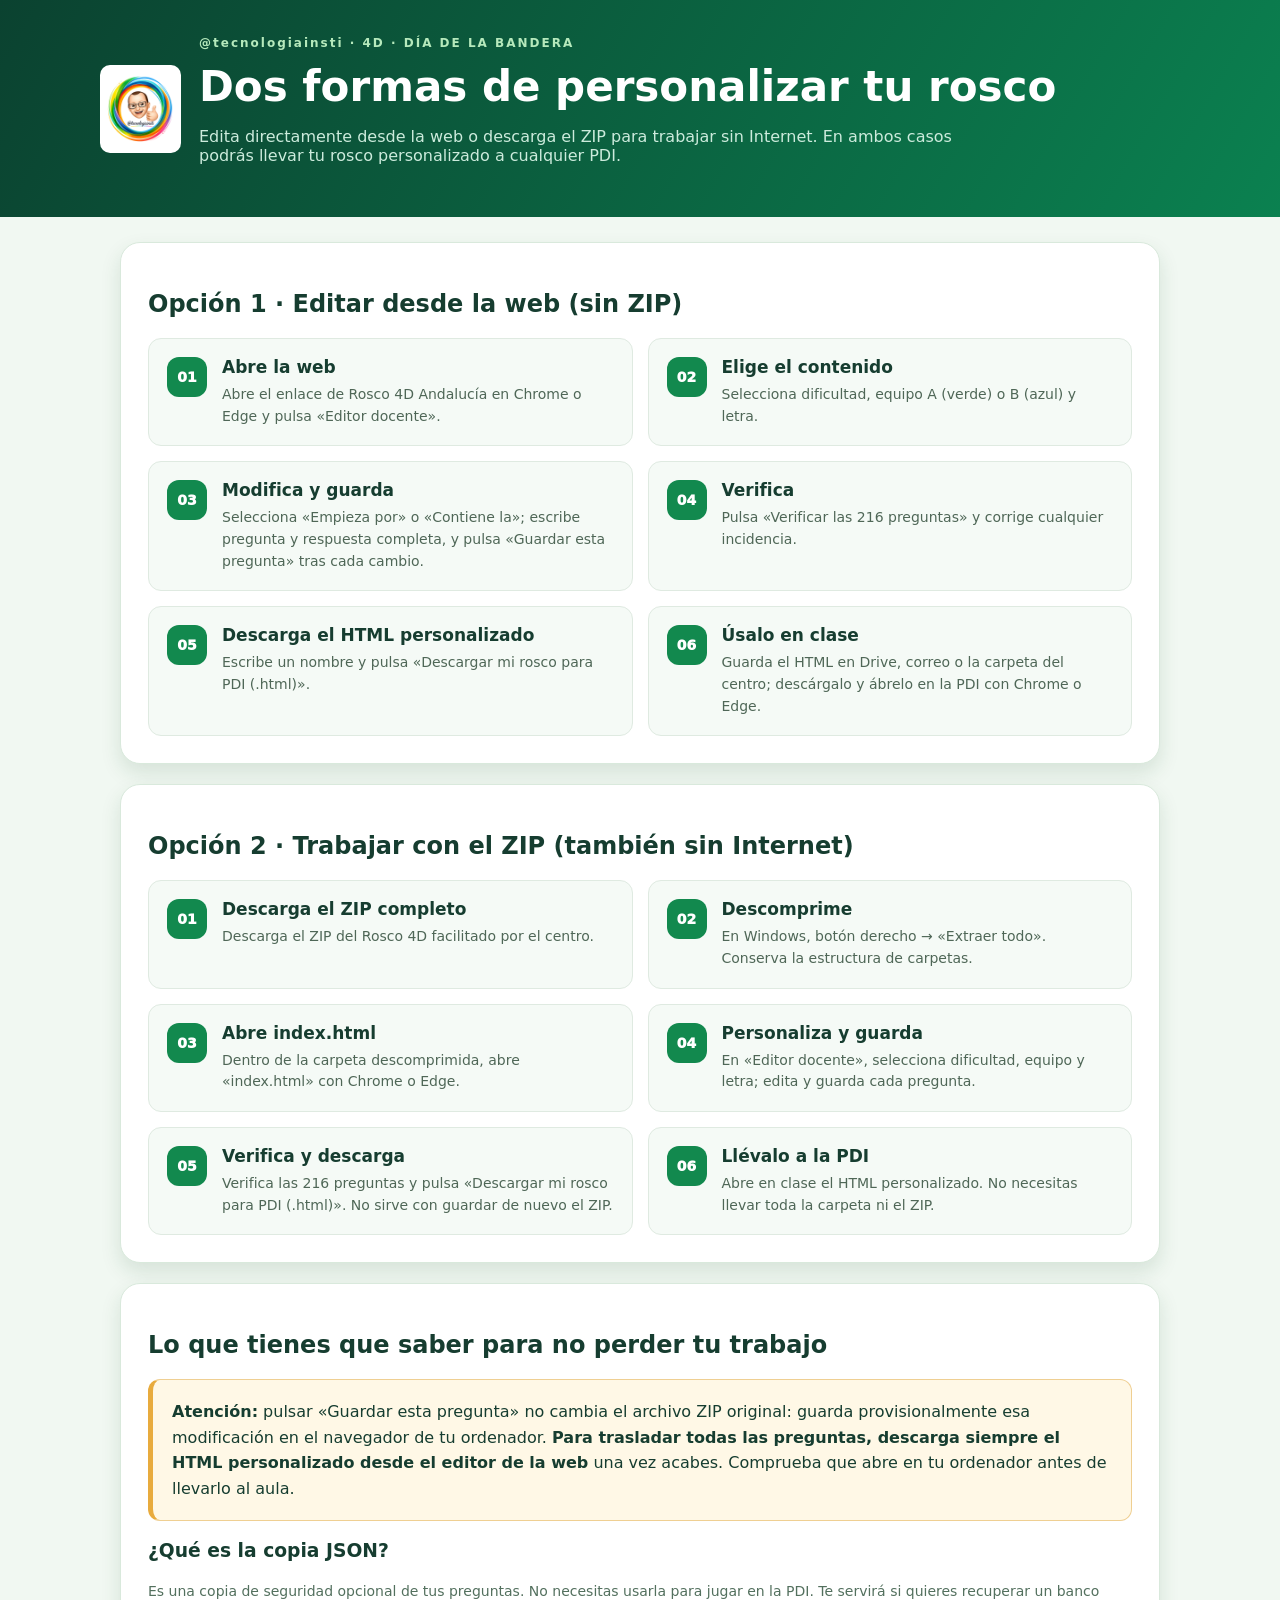
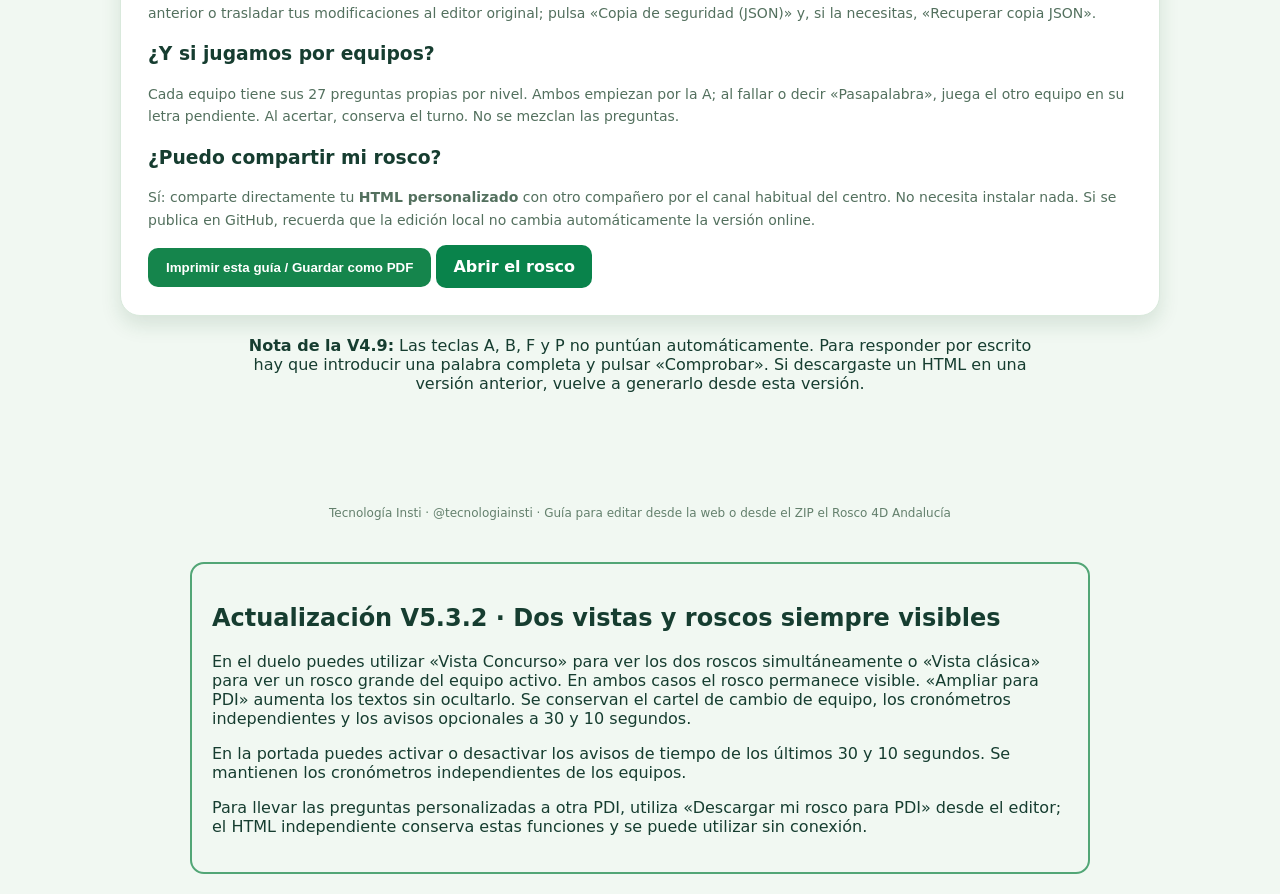
<file: GUIA_DOCENTE.html>
<!doctype html><html lang="es"><head><meta charset="utf-8"><meta name="viewport" content="width=device-width,initial-scale=1"><title>Guía docente · Rosco 4D · Tecnología Insti · @tecnologiainsti</title><style>
:root{font-family:system-ui,-apple-system,"Segoe UI",Arial,sans-serif;color:#163d30}*{box-sizing:border-box}body{margin:0;background:#f1f8f2}header{background:linear-gradient(120deg,#0b4230,#0b8150);color:white;padding:36px clamp(20px,5vw,70px)}.wrap{max-width:1080px;margin:auto}header .line{display:flex;align-items:center;gap:18px}header img{width:81px;height:88px;object-fit:contain;background:#fff;border-radius:10px;padding:7px}h1{font-size:clamp(27px,4vw,42px);margin:12px 0 3px}header p{color:#ccebdc;max-width:800px;font-size:16px}.tag{font-weight:800;letter-spacing:2px;font-size:12px;color:#b6e9bc}main{max-width:1080px;margin:25px auto;padding:0 20px 50px}.panel{background:white;border:1px solid #d9e9dc;border-radius:20px;padding:27px;margin-bottom:20px;box-shadow:0 9px 20px #164e2420}.steps{display:grid;grid-template-columns:1fr 1fr;gap:15px}.step{background:#f5faf6;border:1px solid #dfeae1;border-radius:13px;padding:18px;display:flex;gap:15px;align-items:flex-start}.number{font-size:14px;font-weight:950;display:grid;place-items:center;min-width:40px;height:40px;background:#12894e;color:white;border-radius:12px}.step h3{margin:0 0 7px;font-size:17px}.step p{margin:0;color:#4f6757;line-height:1.55;font-size:14px}.warn{padding:19px;background:#fff8e6;border:1px solid #efcf92;border-left:5px solid #e8ab3d;border-radius:12px;line-height:1.6}.tip{background:#eaf6ee;border-radius:10px;padding:14px 17px;color:#315b41;margin:19px 0 0}.action{display:inline-block;padding:12px 17px;background:#09834b;color:white;text-decoration:none;font-weight:800;border-radius:10px}.mini{color:#53705e;line-height:1.6;font-size:14px}kbd,code{background:#ecf2ee;border:1px solid #d4e4d8;padding:2px 5px;border-radius:4px}table{width:100%;border-collapse:collapse}th,td{text-align:left;border-bottom:1px solid #dce8df;padding:10px 12px}th{background:#e8f5eb}footer{font-size:12px;color:#64806d;padding:22px;text-align:center}button{border:0;border-radius:10px;background:#15854c;color:white;padding:12px 18px;cursor:pointer;font-weight:750}@media(max-width:720px){.steps{grid-template-columns:1fr}header .line{align-items:flex-start}.panel{padding:19px}}@media print{@page{size:A4;margin:12mm}body{background:#fff}header{padding:13px;background:#e7f3e9;color:#123d27;print-color-adjust:exact;-webkit-print-color-adjust:exact}header p{color:#345a43}h1{font-size:26px}header img{width:55px;height:60px}.panel{box-shadow:none;margin:13px 0;padding:10px;border:0}.steps{gap:8px}.step{break-inside:avoid;padding:8px}.step h3{font-size:13px}.step p{font-size:11px}.step .number{min-width:28px;height:28px}.warn{padding:10px}.no-print{display:none}}
</style></head><body><header><div class="wrap"><div class="line"><img src="assets/logo-tecnologiainsti.webp" alt="Tecnología Insti · @tecnologiainsti"><div><div class="tag">@tecnologiainsti · 4D · DÍA DE LA BANDERA</div><h1>Dos formas de personalizar tu rosco</h1><p>Edita directamente desde la web o descarga el ZIP para trabajar sin Internet. En ambos casos podrás llevar tu rosco personalizado a cualquier PDI.</p></div></div></div></header><main><section class="panel" id="web"><h2>Opción 1 · Editar desde la web (sin ZIP)</h2><div class="steps">
<div class="step"><span class="number">01</span><div><h3>Abre la web</h3><p>Abre el enlace de Rosco 4D Andalucía en Chrome o Edge y pulsa «Editor docente».</p></div></div>
<div class="step"><span class="number">02</span><div><h3>Elige el contenido</h3><p>Selecciona dificultad, equipo A (verde) o B (azul) y letra.</p></div></div>
<div class="step"><span class="number">03</span><div><h3>Modifica y guarda</h3><p>Selecciona «Empieza por» o «Contiene la»; escribe pregunta y respuesta completa, y pulsa «Guardar esta pregunta» tras cada cambio.</p></div></div>
<div class="step"><span class="number">04</span><div><h3>Verifica</h3><p>Pulsa «Verificar las 216 preguntas» y corrige cualquier incidencia.</p></div></div>
<div class="step"><span class="number">05</span><div><h3>Descarga el HTML personalizado</h3><p>Escribe un nombre y pulsa «Descargar mi rosco para PDI (.html)».</p></div></div>
<div class="step"><span class="number">06</span><div><h3>Úsalo en clase</h3><p>Guarda el HTML en Drive, correo o la carpeta del centro; descárgalo y ábrelo en la PDI con Chrome o Edge.</p></div></div>
</div></section>
<section class="panel" id="zip"><h2>Opción 2 · Trabajar con el ZIP (también sin Internet)</h2><div class="steps">
<div class="step"><span class="number">01</span><div><h3>Descarga el ZIP completo</h3><p>Descarga el ZIP del Rosco 4D facilitado por el centro.</p></div></div>
<div class="step"><span class="number">02</span><div><h3>Descomprime</h3><p>En Windows, botón derecho → «Extraer todo». Conserva la estructura de carpetas.</p></div></div>
<div class="step"><span class="number">03</span><div><h3>Abre index.html</h3><p>Dentro de la carpeta descomprimida, abre «index.html» con Chrome o Edge.</p></div></div>
<div class="step"><span class="number">04</span><div><h3>Personaliza y guarda</h3><p>En «Editor docente», selecciona dificultad, equipo y letra; edita y guarda cada pregunta.</p></div></div>
<div class="step"><span class="number">05</span><div><h3>Verifica y descarga</h3><p>Verifica las 216 preguntas y pulsa «Descargar mi rosco para PDI (.html)». No sirve con guardar de nuevo el ZIP.</p></div></div>
<div class="step"><span class="number">06</span><div><h3>Llévalo a la PDI</h3><p>Abre en clase el HTML personalizado. No necesitas llevar toda la carpeta ni el ZIP.</p></div></div>
</div></section>
<section class="panel"><h2>Lo que tienes que saber para no perder tu trabajo</h2><div class="warn"><strong>Atención:</strong> pulsar «Guardar esta pregunta» no cambia el archivo ZIP original: guarda provisionalmente esa modificación en el navegador de tu ordenador. <strong>Para trasladar todas las preguntas, descarga siempre el HTML personalizado desde el editor de la web</strong> una vez acabes. Comprueba que abre en tu ordenador antes de llevarlo al aula.</div><h3>¿Qué es la copia JSON?</h3><p class="mini">Es una copia de seguridad opcional de tus preguntas. No necesitas usarla para jugar en la PDI. Te servirá si quieres recuperar un banco anterior o trasladar tus modificaciones al editor original; pulsa «Copia de seguridad (JSON)» y, si la necesitas, «Recuperar copia JSON».</p><h3>¿Y si jugamos por equipos?</h3><p class="mini">Cada equipo tiene sus 27 preguntas propias por nivel. Ambos empiezan por la A; al fallar o decir «Pasapalabra», juega el otro equipo en su letra pendiente. Al acertar, conserva el turno. No se mezclan las preguntas.</p><h3>¿Puedo compartir mi rosco?</h3><p class="mini">Sí: comparte directamente tu <strong>HTML personalizado</strong> con otro compañero por el canal habitual del centro. No necesita instalar nada. Si se publica en GitHub, recuerda que la edición local no cambia automáticamente la versión online.</p><div class="no-print"><button onclick="window.print()">Imprimir esta guía / Guardar como PDF</button> <a class="action" href="index.html">Abrir el rosco</a></div></section><p class="small" style="margin:16px auto;max-width:800px;text-align:center"><strong>Nota de la V4.9:</strong> Las teclas A, B, F y P no puntúan automáticamente. Para responder por escrito hay que introducir una palabra completa y pulsar «Comprobar». Si descargaste un HTML en una versión anterior, vuelve a generarlo desde esta versión.</p>
</main><footer>Tecnología Insti · @tecnologiainsti · Guía para editar desde la web o desde el ZIP el Rosco 4D Andalucía</footer><section style="padding:20px;border:2px solid #52a676;border-radius:14px;margin:20px auto;max-width:900px"><h2>Actualización V5.3.2 · Dos vistas y roscos siempre visibles</h2><p>En el duelo puedes utilizar «Vista Concurso» para ver los dos roscos simultáneamente o «Vista clásica» para ver un rosco grande del equipo activo. En ambos casos el rosco permanece visible. «Ampliar para PDI» aumenta los textos sin ocultarlo. Se conservan el cartel de cambio de equipo, los cronómetros independientes y los avisos opcionales a 30 y 10 segundos.</p><p>En la portada puedes activar o desactivar los avisos de tiempo de los últimos 30 y 10 segundos. Se mantienen los cronómetros independientes de los equipos.</p><p>Para llevar las preguntas personalizadas a otra PDI, utiliza «Descargar mi rosco para PDI» desde el editor; el HTML independiente conserva estas funciones y se puede utilizar sin conexión.</p></section></body></html>
</file>
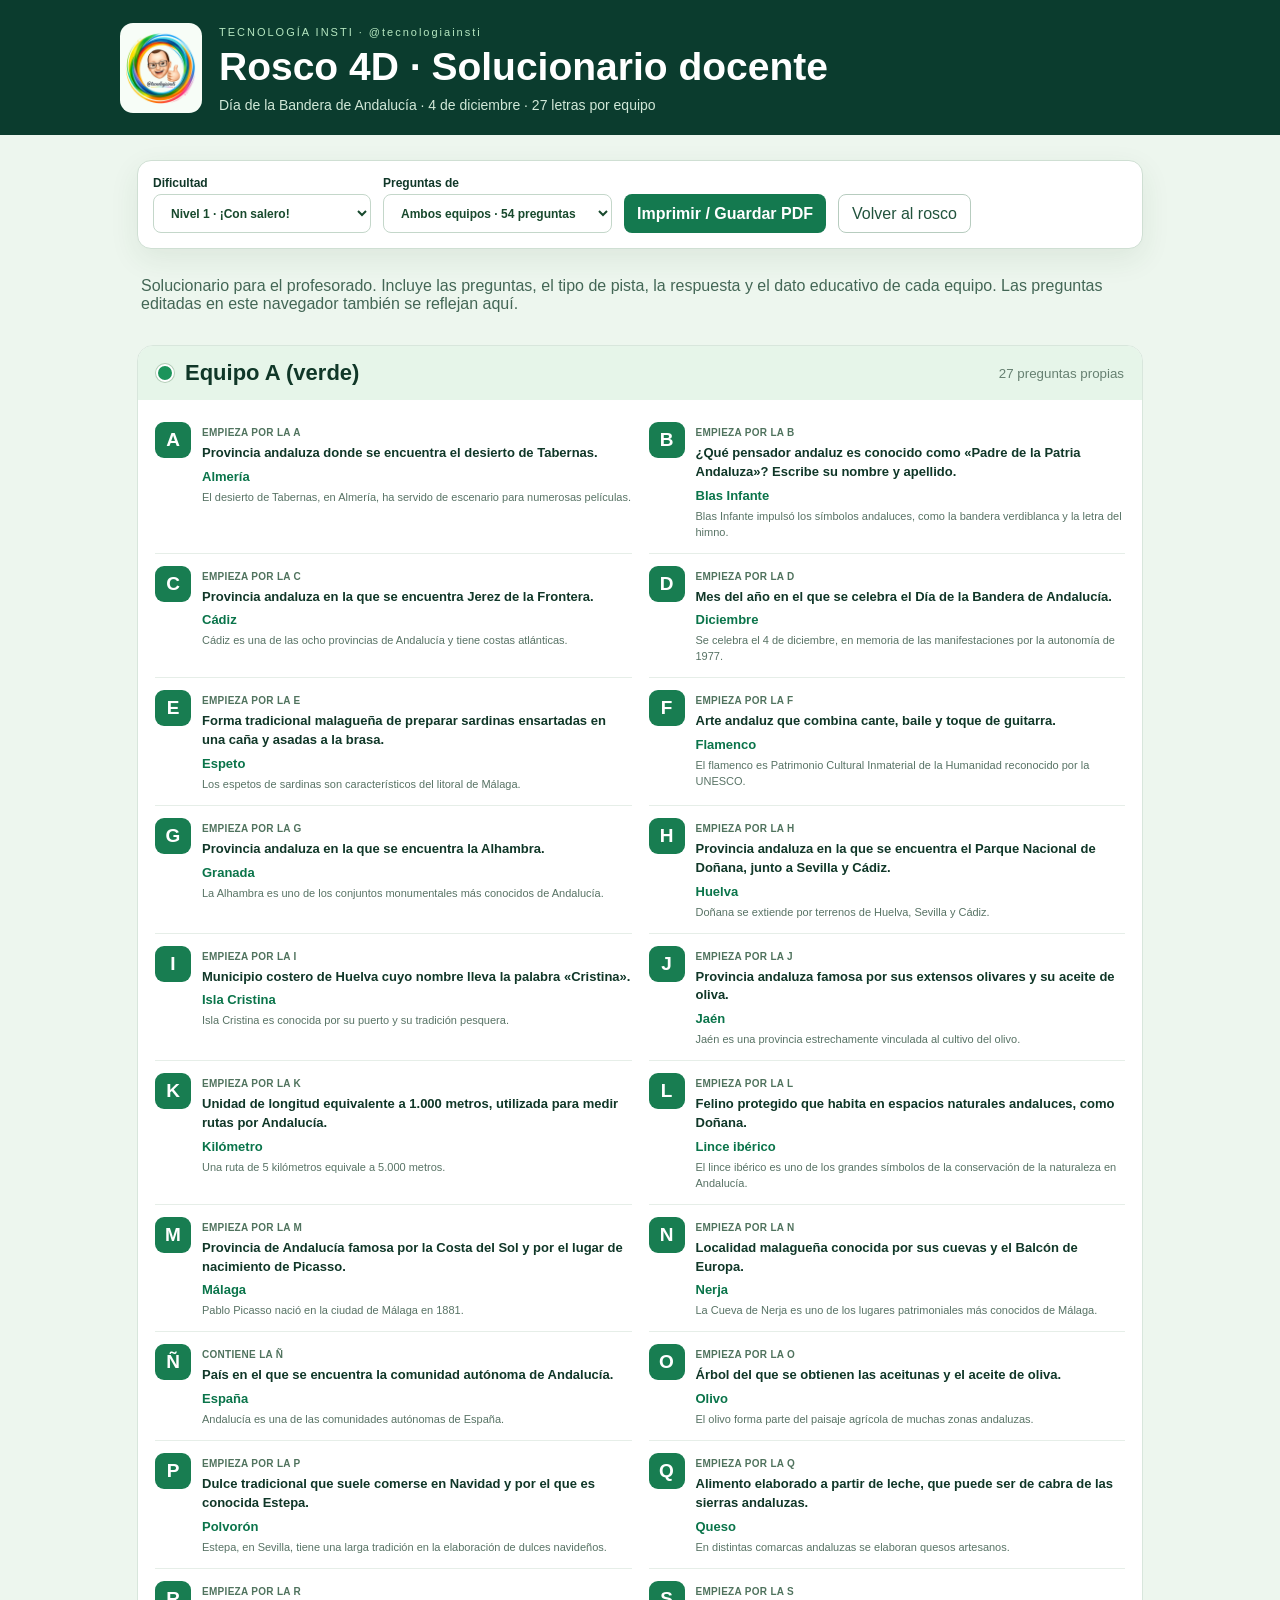
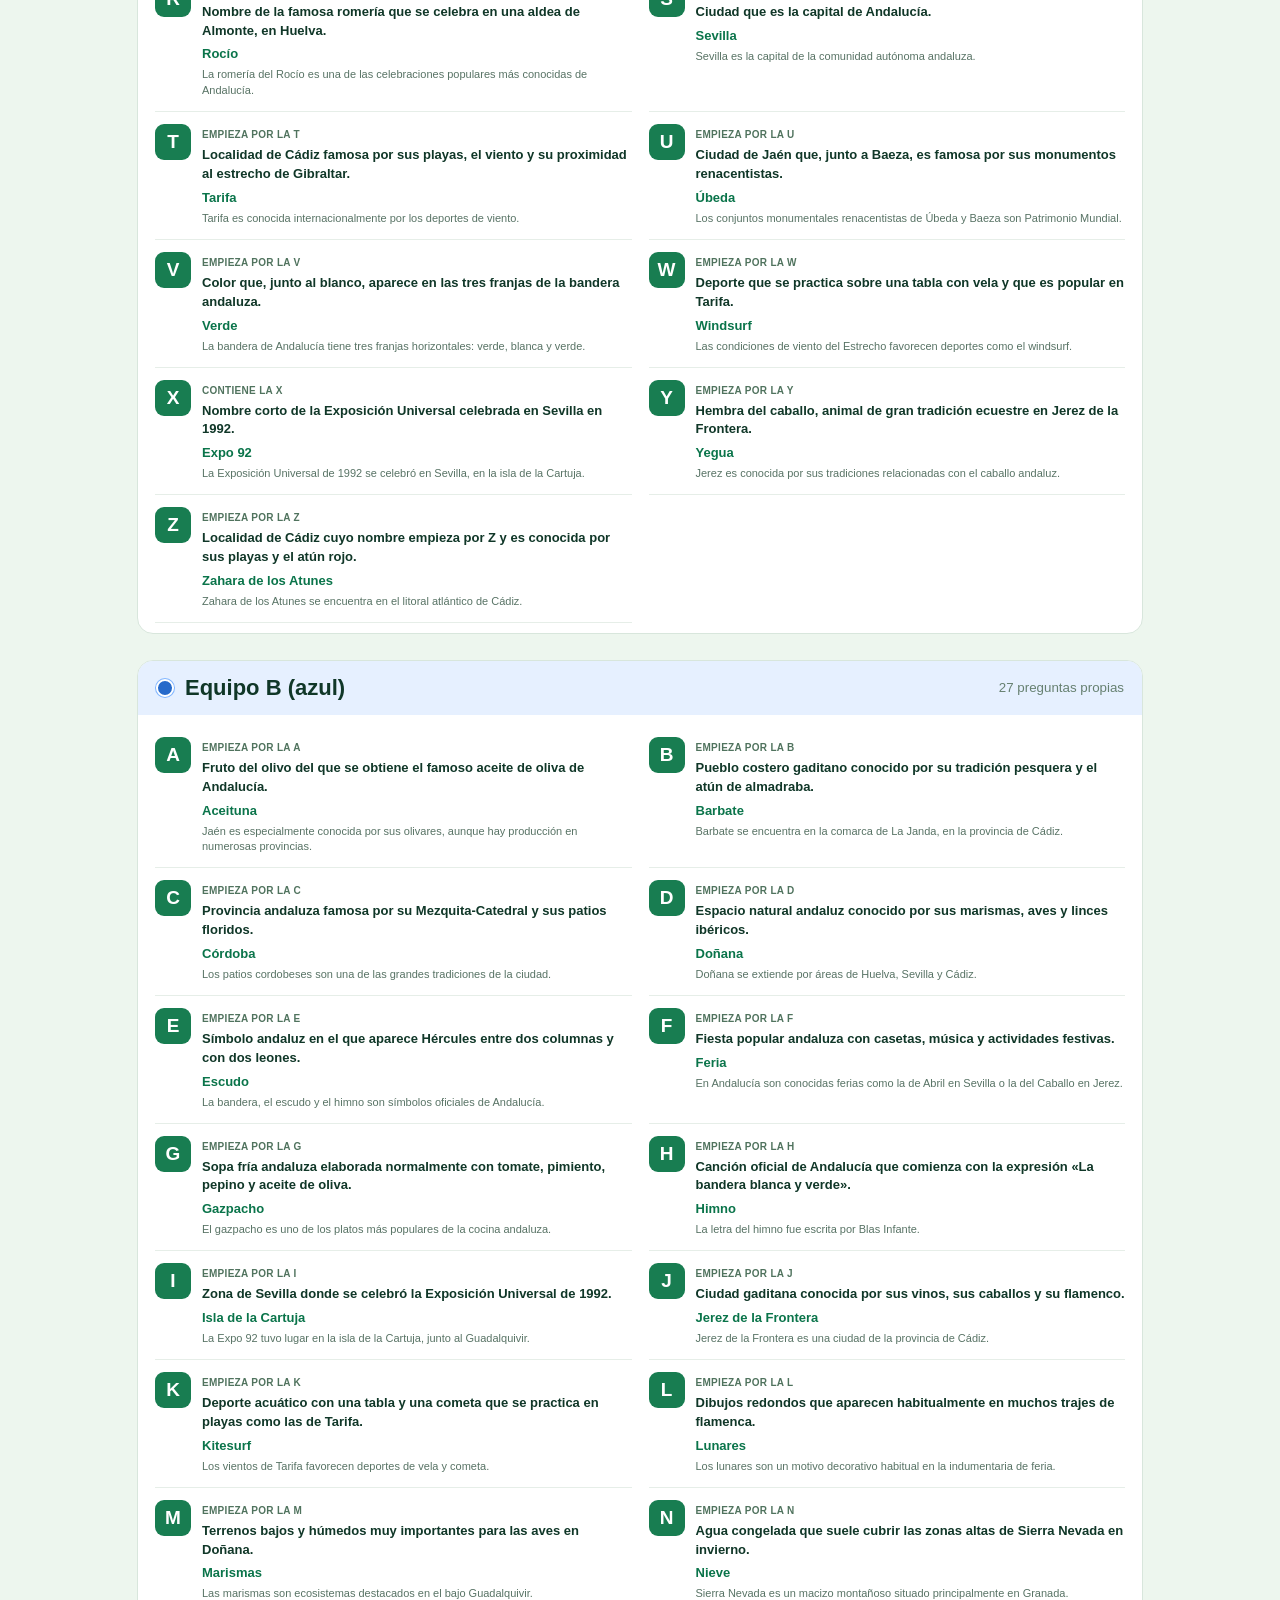
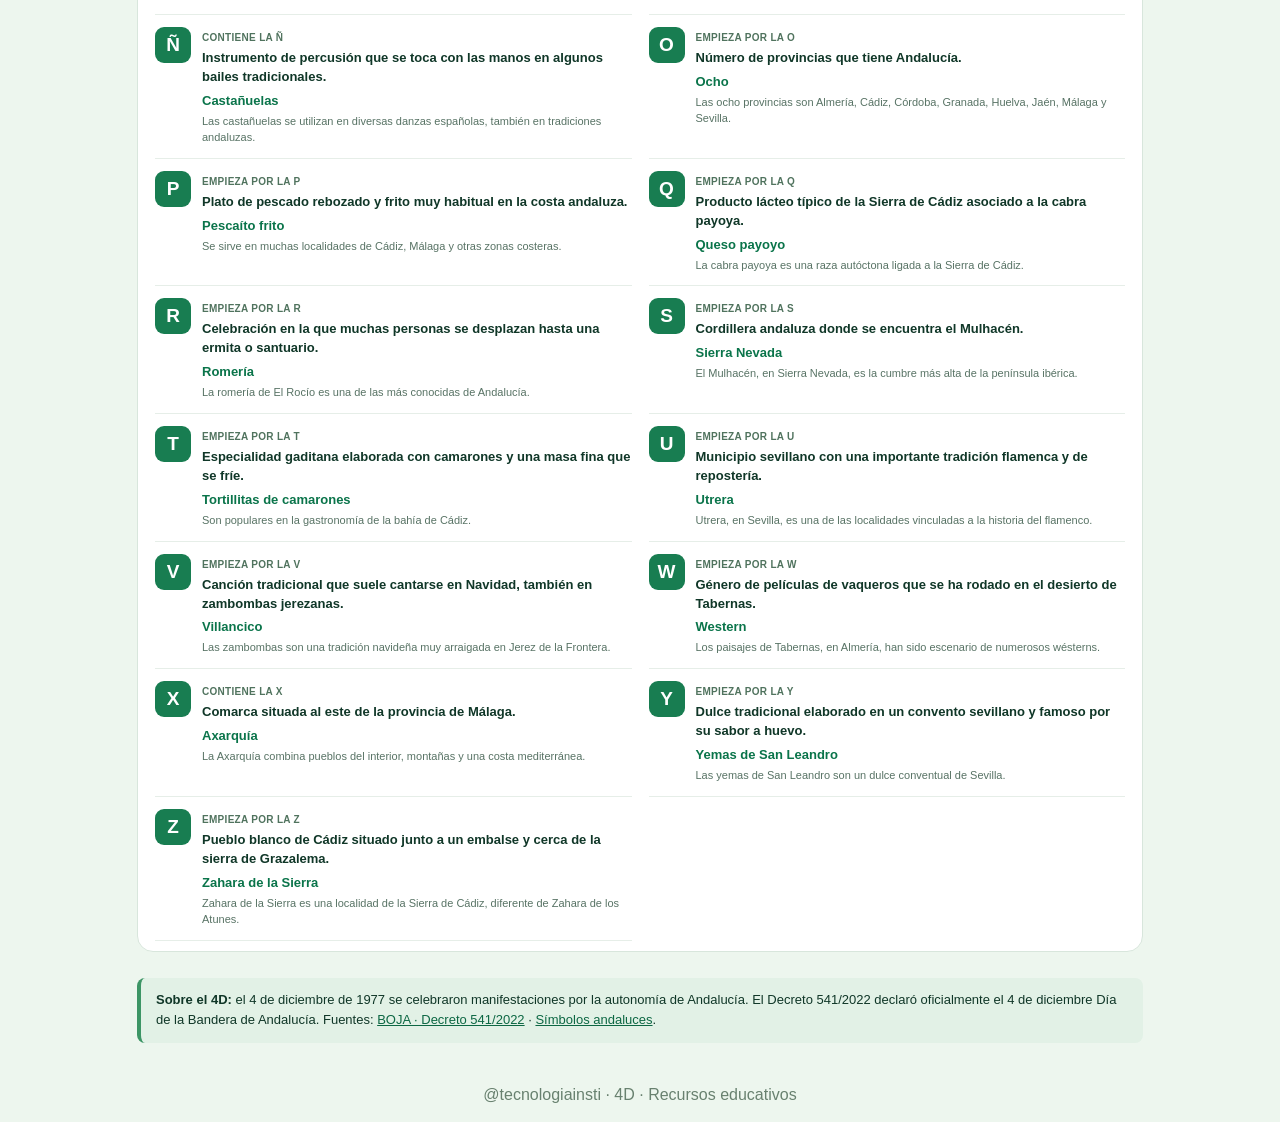
<file: solucionario.html>
<!doctype html>
<html lang="es"><head><meta charset="utf-8"><meta name="viewport" content="width=device-width,initial-scale=1"><title>Solucionario · Rosco 4D · Tecnología Insti · @tecnologiainsti</title>
<style>
:root{font-family:'Segoe UI',Arial,sans-serif;color:#103728;background:#edf6ee}*{box-sizing:border-box}body{margin:0}header{background:#0b3c2e;color:white;padding:22px max(18px,calc((100% - 1040px)/2))}header .brand{display:flex;align-items:center;gap:17px}header img{height:90px;width:82px;object-fit:contain;background:#f7fdf7;border-radius:13px;padding:5px}header small{font-size:11px;letter-spacing:2px;color:#b6e7c1}h1{margin:5px 0 8px;font-size:clamp(25px,4vw,39px)}header p{margin:0;color:#d1e8d8;font-size:14px}main{max-width:1040px;margin:25px auto;padding:0 17px}.tools{display:flex;flex-wrap:wrap;align-items:end;gap:12px;padding:15px;border:1px solid #cfdfd3;background:white;border-radius:14px;box-shadow:0 10px 30px #204c2515}.tools label{display:flex;flex-direction:column;gap:4px;font-size:12px;font-weight:800}.tools select,.tools button,.tools a{min-height:39px;border-radius:8px;padding:8px 13px;font:inherit}.tools select{background:white;border:1px solid #c4d7ca;color:#18492d}.tools button{background:#14794f;border:0;color:white;font-weight:750;cursor:pointer}.tools a{display:inline-flex;align-items:center;border:1px solid #b7ccbf;text-decoration:none;color:#22533d}.intro{padding:12px 4px;color:#436655}.team-section{margin:20px 0 26px;background:white;border:1px solid #d8e6dc;border-radius:16px;overflow:hidden}.team-head{display:flex;align-items:center;gap:11px;background:#e6f5e9;padding:14px 18px}.team-section.white .team-head{background:#e6f0ff}.team-head h2{margin:0;font-size:22px}.team-head small{color:#668071;margin-left:auto}.dot{width:18px;height:18px;background:#1c945b;border-radius:50%;border:2px solid white;box-shadow:0 0 0 1px #b5ceb9}.team-section.white .dot{background:#276aca;box-shadow:0 0 0 1px #83b7ff}.rows{display:grid;grid-template-columns:repeat(2,minmax(0,1fr));gap:0 17px;padding:10px 17px}.row{display:flex;gap:11px;padding:12px 0;border-bottom:1px solid #e6eee8;break-inside:avoid}.letter{flex:0 0 36px;height:36px;display:grid;place-items:center;border-radius:9px;background:#187d51;color:#fff;font-size:19px;font-weight:850}.data{min-width:0}.data small{font-weight:800;font-size:10px;letter-spacing:.3px;color:#50735e}.data h3{font-size:13px;line-height:1.45;margin:4px 0}.data strong{font-size:13px;color:#0a744a}.data p{font-size:11px;color:#587365;margin:5px 0 0;line-height:1.45}.source{border-left:4px solid #3c9565;background:#e2f1e6;border-radius:8px;padding:12px 15px;font-size:13px;line-height:1.6;margin:16px 0}.source a{color:#0c6743}footer{color:#68816f;text-align:center;padding:18px}.warn{background:#fff6e8;padding:10px;border-radius:8px;color:#8a4d1b}
@media(max-width:670px){.rows{grid-template-columns:1fr}.team-head small{display:none}}
@media print{@page{size:A4;margin:12mm}body{background:white;color:#000}header{padding:0 0 12px;background:white;color:#132f23;border-bottom:3px solid #138455}header .brand img{height:65px;width:58px}header small,header p{color:#385c45}.tools,.intro,footer{display:none}main{margin:0;max-width:none;padding:0}.team-section{margin:13px 0;border:none;border-radius:0;break-before:auto}.team-head{padding:7px 0;border-bottom:1px solid #799c84;background:white!important}.team-head h2{font-size:18px}.rows{grid-template-columns:repeat(2,1fr);gap:0 13px;padding:2px 0}.row{padding:7px 0}.letter{width:28px;height:28px;flex-basis:28px;font-size:15px;-webkit-print-color-adjust:exact;print-color-adjust:exact}.data h3{font-size:11px;margin:2px 0}.data strong{font-size:11px}.data p{font-size:9px}.source{padding:7px;background:#f6faf7;font-size:9px;margin-top:10px;break-inside:avoid}}
</style></head><body>
<header><div class="brand"><img src="assets/logo-tecnologiainsti.webp" alt="Tecnología Insti · @tecnologiainsti"><div><small>TECNOLOGÍA INSTI · @tecnologiainsti</small><h1>Rosco 4D · Solucionario docente</h1><p>Día de la Bandera de Andalucía · 4 de diciembre · 27 letras por equipo</p></div></div></header>
<main><div class="tools"><label>Dificultad<select id="level"><option value="1">Nivel 1 · ¡Con salero!</option><option value="2">Nivel 2 · ¡Olé tu arte!</option><option value="3">Nivel 3 · ¡Aquí hay duende!</option><option value="4">Nivel 4 · ¡Quillo, qué nivelazo!</option></select></label><label>Preguntas de<select id="team"><option value="both">Ambos equipos · 54 preguntas</option><option value="green">Equipo A (verde) · 27 preguntas</option><option value="white">Equipo B (azul) · 27 preguntas</option></select></label><button type="button" id="print">Imprimir / Guardar PDF</button><a href="index.html">Volver al rosco</a></div>
<p class="intro">Solucionario para el profesorado. Incluye las preguntas, el tipo de pista, la respuesta y el dato educativo de cada equipo. Las preguntas editadas en este navegador también se reflejan aquí.</p><div id="rows" aria-label="Preguntas y soluciones"></div>
<div class="source"><strong>Sobre el 4D:</strong> el 4 de diciembre de 1977 se celebraron manifestaciones por la autonomía de Andalucía. El Decreto 541/2022 declaró oficialmente el 4 de diciembre Día de la Bandera de Andalucía. Fuentes: <a href="https://www.juntadeandalucia.es/boja/2022/217/1">BOJA · Decreto 541/2022</a> · <a href="https://www.juntadeandalucia.es/organismos/transparencia/informacion-institucional-organizativa/simbolos.html">Símbolos andaluces</a>.</div></main><footer>@tecnologiainsti · 4D · Recursos educativos</footer>
<script src="js/questions.js"></script><script>
(()=>{'use strict';const level=document.getElementById('level'),team=document.getElementById('team'),rows=document.getElementById('rows');const url=new URLSearchParams(location.search);level.value=['1','2','3','4'].includes(url.get('curso'))?url.get('curso'):'1';team.value=['green','white','both'].includes(url.get('equipo'))?url.get('equipo'):'both';let bank=window.ROSCO_QUESTIONS;
try{const custom=JSON.parse(localStorage.getItem('rosco4d_custom_bank_v4'));if(custom&&[1,2,3,4].every(l=>custom[l]&&['green','white'].every(t=>custom[l][t]?.length===27)))bank=custom;}catch{}
function render(){rows.replaceChildren();const teams=team.value==='both'?['green','white']:[team.value];for(const key of teams){const section=document.createElement('section');section.className='team-section '+key;const head=document.createElement('div');head.className='team-head';const dot=document.createElement('span');dot.className='dot';const title=document.createElement('h2');title.textContent='Equipo '+(key==='green'?'A (verde)':'B (azul)');const info=document.createElement('small');info.textContent='27 preguntas propias';head.append(dot,title,info);const list=document.createElement('div');list.className='rows';for(const q of bank[level.value][key]){const row=document.createElement('article');row.className='row';const letter=document.createElement('div');letter.className='letter';letter.textContent=q.letter;const data=document.createElement('div');data.className='data';for(const [tag,txt] of [['small',q.mode==='starts'?`EMPIEZA POR LA ${q.letter}`:`CONTIENE LA ${q.letter}`],['h3',q.clue],['strong',q.answer],['p',q.fact]]){const el=document.createElement(tag);el.textContent=txt;data.append(el);}row.append(letter,data);list.append(row);}section.append(head,list);rows.append(section);}}
level.addEventListener('change',render);team.addEventListener('change',render);document.getElementById('print').addEventListener('click',()=>print());render();})();
</script></body></html>
</file>
